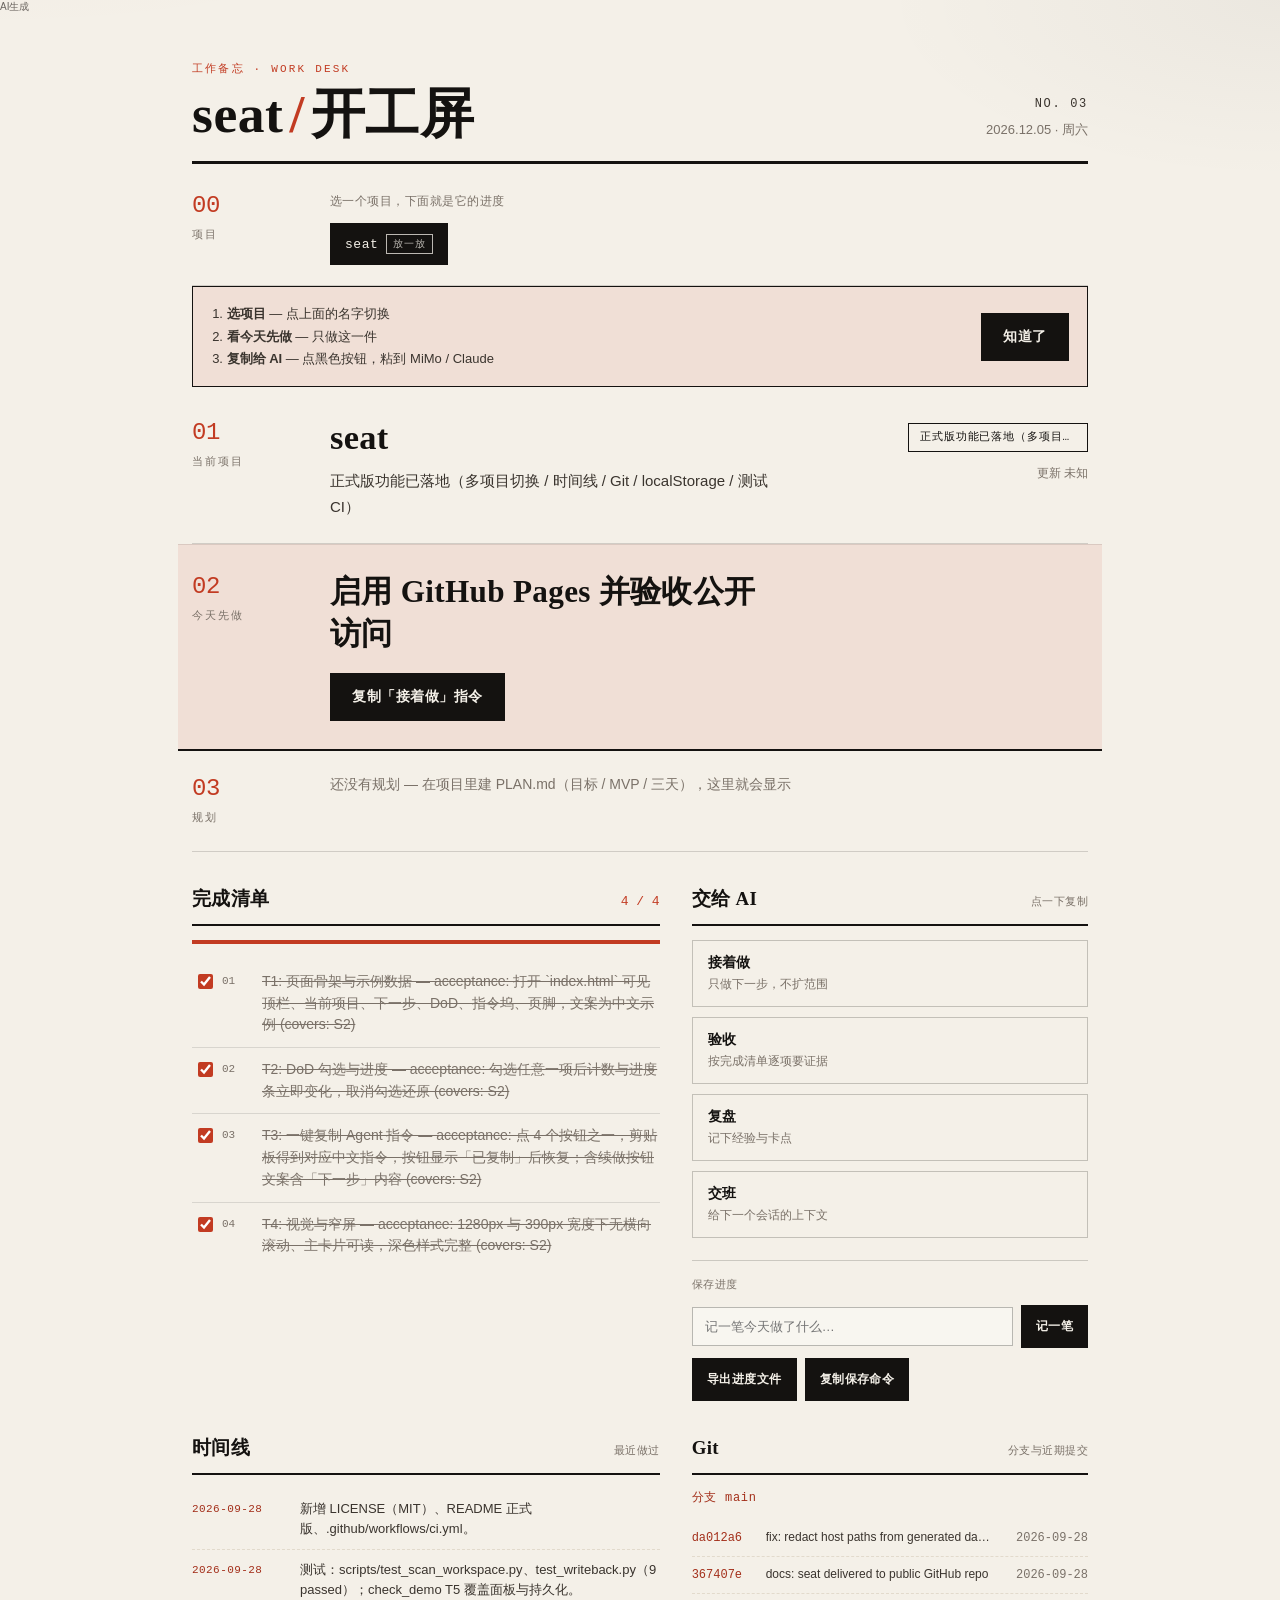
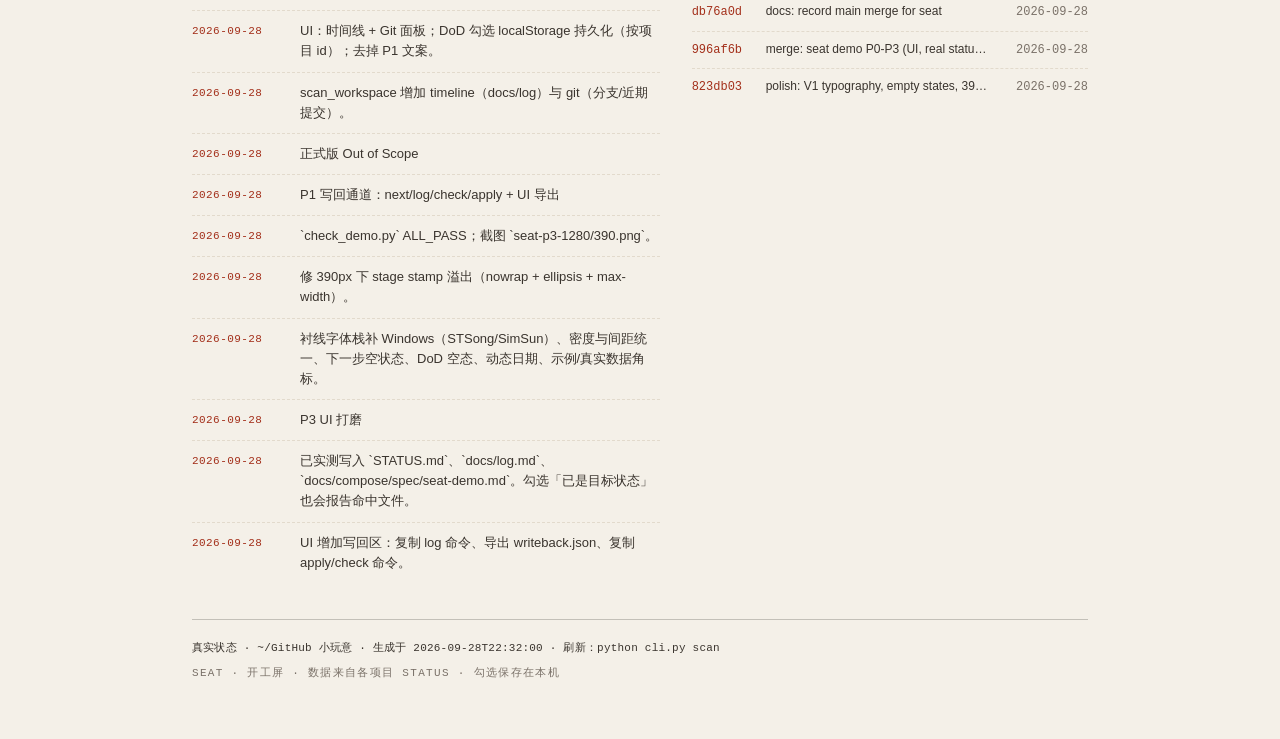
<file: index.html>
<!-- AI生成 -->
<!doctype html>
<html lang="zh-CN">
<head>
  <meta charset="UTF-8" />
  <meta name="viewport" content="width=device-width, initial-scale=1" />
  <title>seat · 开工屏</title>
  <link rel="stylesheet" href="./style.css" />
</head>
<body>
<p data-aigc-mark="1" style="margin:0 0 8px;font-size:10px;line-height:1.3;color:#6b6560;font-weight:400;">AI生成</p>

  <div class="page">
    <header class="masthead">
      <div class="mast-left">
        <p class="kicker">工作备忘 · Work Desk</p>
        <h1>seat<span class="slash">/</span>开工屏</h1>
      </div>
      <div class="mast-right">
        <p class="issue">NO. 03</p>
        <p class="date" id="slot-date">—</p>
      </div>
    </header>
    <div class="rule heavy"></div>

    <section class="project-picker" id="slot-project-picker">
      <div class="band-label">
        <span class="num">00</span>
        <span class="lab">项目</span>
      </div>
      <div class="picker-body">
        <p class="picker-hint">选一个项目，下面就是它的进度</p>
        <div class="proj-switch" id="slot-projects"></div>
      </div>
    </section>

    <section class="onboard" id="slot-onboard" hidden>
      <ol class="onboard-steps">
        <li><strong>选项目</strong> — 点上面的名字切换</li>
        <li><strong>看今天先做</strong> — 只做这一件</li>
        <li><strong>复制给 AI</strong> — 点黑色按钮，粘到 MiMo / Claude</li>
      </ol>
      <button type="button" class="btn-ink onboard-ok" id="slot-onboard-ok">知道了</button>
    </section>

    <section class="project-band">
      <div class="band-label">
        <span class="num">01</span>
        <span class="lab">当前项目</span>
      </div>
      <div class="band-body">
        <h2 id="slot-name">seat</h2>
        <p class="goal" id="slot-goal"></p>
      </div>
      <div class="band-side">
        <span class="stamp" id="slot-stage"></span>
        <p class="updated">更新 <span id="slot-updated"></span></p>
      </div>
    </section>

    <section class="next-band">
      <div class="band-label">
        <span class="num">02</span>
        <span class="lab">今天先做</span>
      </div>
      <div class="band-body">
        <p class="next-text" id="slot-next"></p>
        <p class="risk" id="slot-risk" hidden></p>
        <button type="button" class="btn-ink" id="slot-copy-continue" data-copy="continue-main">复制「接着做」指令</button>
      </div>
    </section>

    <section class="plan-band" id="slot-plan-band">
      <div class="band-label">
        <span class="num">03</span>
        <span class="lab">规划</span>
      </div>
      <div class="band-body plan-body" id="slot-plan"></div>
    </section>

    <div class="two-col">
      <section class="panel">
        <div class="panel-head">
          <h3>完成清单</h3>
          <p class="count" id="slot-count">0 / 0</p>
        </div>
        <div class="progress"><div class="bar" id="slot-fill"></div></div>
        <ul class="dod" id="slot-dod"></ul>
      </section>

      <section class="panel">
        <div class="panel-head">
          <h3>交给 AI</h3>
          <p class="hint">点一下复制</p>
        </div>
        <div class="prompts" id="slot-prompts"></div>
        <div class="writeback">
          <p class="hint">保存进度</p>
          <div class="wb-row">
            <input id="slot-wb-log" type="text" placeholder="记一笔今天做了什么…" />
            <button type="button" class="btn-ink wb-btn" id="slot-wb-log-btn">记一笔</button>
          </div>
          <div class="wb-row">
            <button type="button" class="btn-ink wb-btn" id="slot-wb-export">导出进度文件</button>
            <button type="button" class="btn-ink wb-btn" id="slot-wb-copy">复制保存命令</button>
          </div>
          <p class="hint" id="slot-wb-msg" hidden></p>
        </div>
      </section>
    </div>

    <div class="two-col">
      <section class="panel">
        <div class="panel-head">
          <h3>时间线</h3>
          <p class="hint">最近做过</p>
        </div>
        <ul class="timeline" id="slot-timeline"></ul>
      </section>

      <section class="panel">
        <div class="panel-head">
          <h3>Git</h3>
          <p class="hint">分支与近期提交</p>
        </div>
        <div class="git" id="slot-git"></div>
      </section>
    </div>

    <footer>
      <div class="rule"></div>
      <p id="slot-source" class="source-line" hidden></p>
      <p>SEAT · 开工屏 · 数据来自各项目 STATUS · 勾选保存在本机</p>
    </footer>
  </div>
  <script src="./data/workspace.js"></script>
  <script src="./app.js"></script>
  <script>window.SEAT.boot()</script>
</body>
</html>
</file>
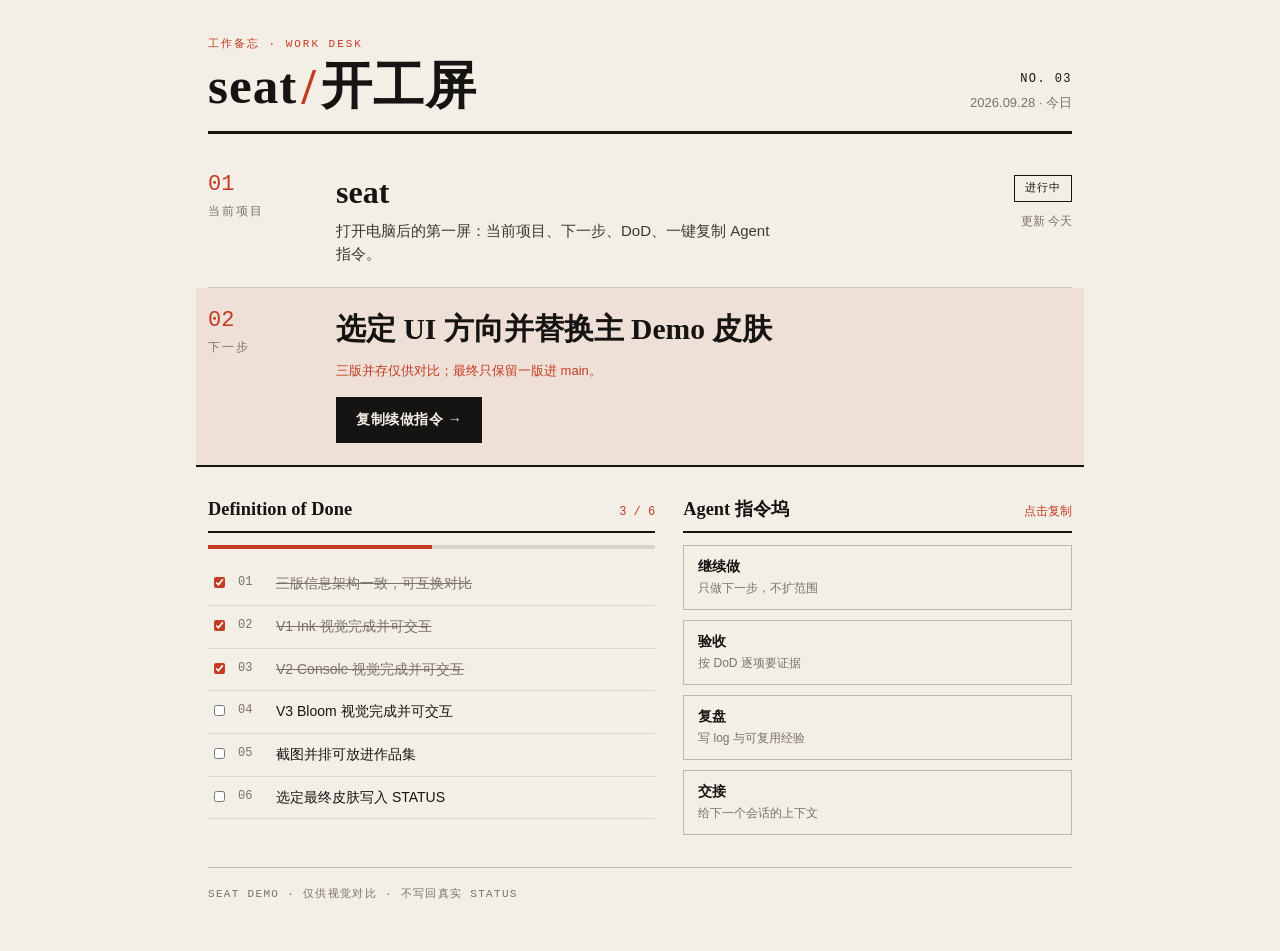
<file: designs/v1-ink.html>
<!doctype html>
<html lang="zh-CN">
<head>
  <meta charset="UTF-8" />
  <meta name="viewport" content="width=device-width, initial-scale=1" />
  <title>seat · V1 Ink 编辑部</title>
  <link rel="stylesheet" href="./v1-ink.css" />
</head>
<body>
  <div class="page">
    <header class="masthead">
      <div class="mast-left">
        <p class="kicker">工作备忘 · Work Desk</p>
        <h1>seat<span class="slash">/</span>开工屏</h1>
      </div>
      <div class="mast-right">
        <p class="issue">NO. 03</p>
        <p class="date">2026.09.28 · 今日</p>
      </div>
    </header>
    <div class="rule heavy"></div>

    <section class="project-band">
      <div class="band-label">
        <span class="num">01</span>
        <span class="lab">当前项目</span>
      </div>
      <div class="band-body">
        <h2 id="slot-name">seat</h2>
        <p class="goal" id="slot-goal"></p>
      </div>
      <div class="band-side">
        <span class="stamp" id="slot-stage"></span>
        <p class="updated">更新 <span id="slot-updated"></span></p>
      </div>
    </section>

    <section class="next-band">
      <div class="band-label">
        <span class="num">02</span>
        <span class="lab">下一步</span>
      </div>
      <div class="band-body">
        <p class="next-text" id="slot-next"></p>
        <p class="risk" id="slot-risk" hidden></p>
        <button type="button" class="btn-ink" id="slot-copy-continue" data-copy="continue-main">复制续做指令 →</button>
      </div>
    </section>

    <div class="two-col">
      <section class="panel">
        <div class="panel-head">
          <h3>Definition of Done</h3>
          <p class="count" id="slot-count">0 / 0</p>
        </div>
        <div class="progress"><div class="bar" id="slot-fill"></div></div>
        <ul class="dod" id="slot-dod"></ul>
      </section>

      <section class="panel">
        <div class="panel-head">
          <h3>Agent 指令坞</h3>
          <p class="hint">点击复制</p>
        </div>
        <div class="prompts" id="slot-prompts"></div>
      </section>
    </div>

    <footer>
      <div class="rule"></div>
      <p>SEAT DEMO · 仅供视觉对比 · 不写回真实 STATUS</p>
    </footer>
  </div>
  <script src="./shared.js"></script>
  <script>window.SEAT.init()</script>
</body>
</html>
</file>
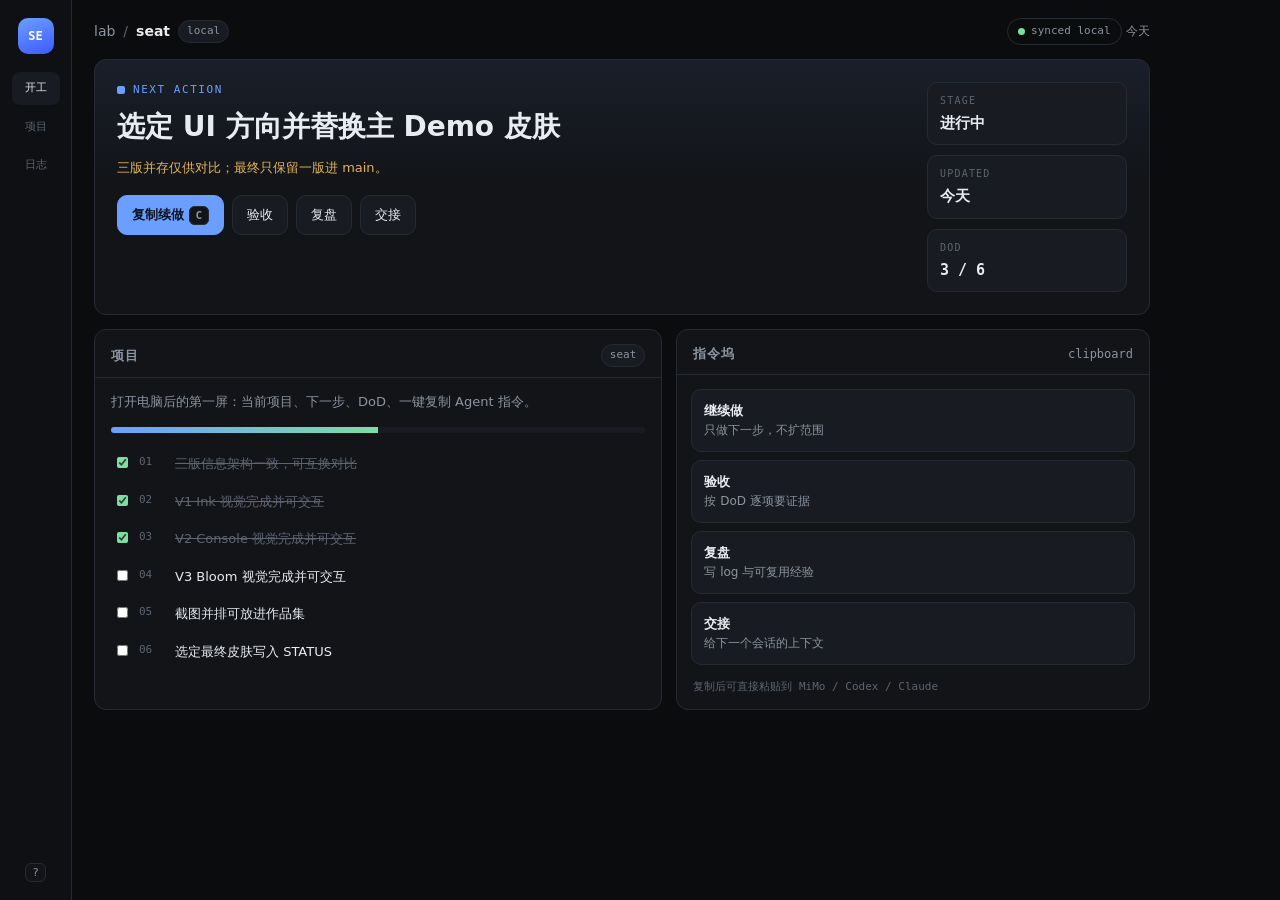
<file: designs/v2-console.html>
<!doctype html>
<html lang="zh-CN">
<head>
  <meta charset="UTF-8" />
  <meta name="viewport" content="width=device-width, initial-scale=1" />
  <title>seat · V2 Console</title>
  <link rel="stylesheet" href="./v2-console.css" />
</head>
<body>
  <div class="shell">
    <aside class="rail">
      <div class="logo">SE</div>
      <nav class="rail-nav">
        <span class="rail-item active">开工</span>
        <span class="rail-item">项目</span>
        <span class="rail-item">日志</span>
      </nav>
      <div class="rail-foot">
        <span class="kbd">?</span>
      </div>
    </aside>

    <div class="main">
      <header class="top">
        <div class="crumb">
          <span class="dim">lab</span><span class="sep">/</span><strong>seat</strong>
          <span class="chip">local</span>
        </div>
        <div class="top-meta">
          <span class="pill ok"><i></i> synced local</span>
          <span class="mono dim">今天</span>
        </div>
      </header>

      <section class="hero panel">
        <div class="hero-left">
          <p class="label"><span class="sq"></span>NEXT ACTION</p>
          <h1 id="slot-next">—</h1>
          <p class="risk" id="slot-risk" hidden></p>
          <div class="hero-actions">
            <button type="button" class="btn primary" id="slot-copy-continue" data-copy="continue-main">
              复制续做 <span class="kbd">C</span>
            </button>
            <button type="button" class="btn" data-copy="verify">验收</button>
            <button type="button" class="btn" data-copy="retro">复盘</button>
            <button type="button" class="btn" data-copy="handoff">交接</button>
          </div>
        </div>
        <div class="hero-side">
          <div class="stat">
            <span class="stat-k">STAGE</span>
            <span class="stat-v" id="slot-stage"></span>
          </div>
          <div class="stat">
            <span class="stat-k">UPDATED</span>
            <span class="stat-v mono" id="slot-updated"></span>
          </div>
          <div class="stat">
            <span class="stat-k">DOD</span>
            <span class="stat-v mono" id="slot-count">0 / 0</span>
          </div>
        </div>
      </section>

      <section class="split">
        <div class="panel">
          <div class="panel-h">
            <h2>项目</h2>
            <span class="chip" id="slot-name"></span>
          </div>
          <p class="body" id="slot-goal"></p>
          <div class="progress"><div class="bar" id="slot-fill"></div></div>
          <ul class="dod" id="slot-dod"></ul>
        </div>
        <div class="panel">
          <div class="panel-h">
            <h2>指令坞</h2>
            <span class="mono dim">clipboard</span>
          </div>
          <div class="prompts" id="slot-prompts"></div>
          <p class="foot-note">复制后可直接粘贴到 MiMo / Codex / Claude</p>
        </div>
      </section>
    </div>
  </div>
  <script src="./shared.js"></script>
  <script>window.SEAT.init()</script>
</body>
</html>
</file>
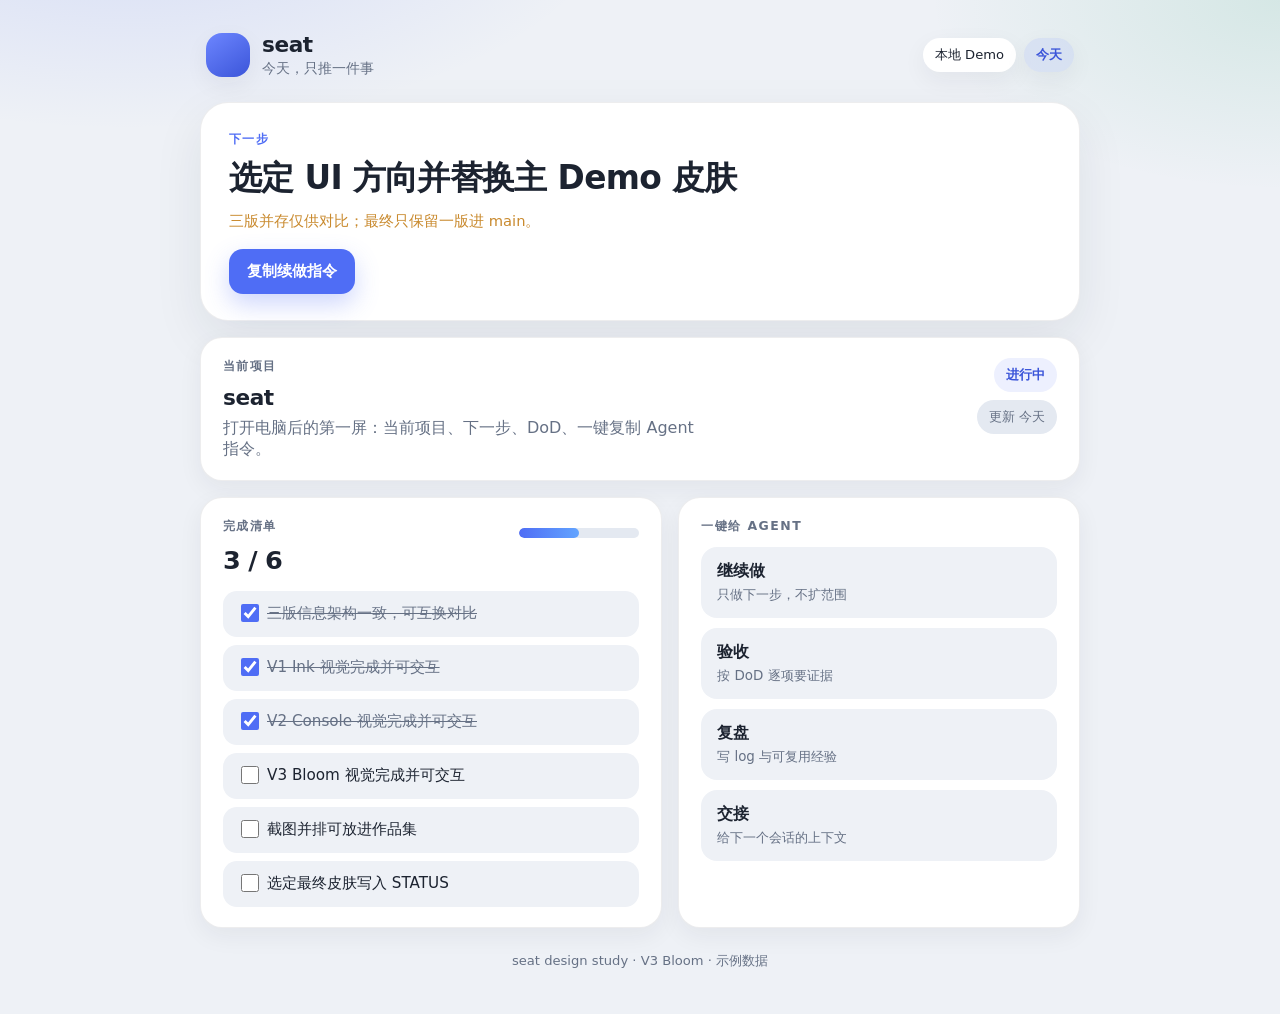
<file: designs/v3-bloom.html>
<!doctype html>
<html lang="zh-CN">
<head>
  <meta charset="UTF-8" />
  <meta name="viewport" content="width=device-width, initial-scale=1" />
  <title>seat · V3 Bloom</title>
  <link rel="stylesheet" href="./v3-bloom.css" />
</head>
<body>
  <div class="sky">
    <div class="wrap">
      <header class="top">
        <div class="brand">
          <div class="mark"></div>
          <div>
            <h1>seat</h1>
            <p>今天，只推一件事</p>
          </div>
        </div>
        <div class="chip-row">
          <span class="chip soft">本地 Demo</span>
          <span class="chip time">今天</span>
        </div>
      </header>

      <section class="next-hero">
        <p class="eyebrow">下一步</p>
        <h2 id="slot-next">—</h2>
        <p class="risk" id="slot-risk" hidden></p>
        <button type="button" class="btn primary" id="slot-copy-continue" data-copy="continue-main">
          复制续做指令
        </button>
      </section>

      <section class="card project">
        <div class="row">
          <div>
            <p class="eyebrow muted">当前项目</p>
            <h3 id="slot-name"></h3>
            <p class="goal" id="slot-goal"></p>
          </div>
          <div class="badges">
            <span class="badge" id="slot-stage"></span>
            <span class="badge quiet">更新 <span id="slot-updated"></span></span>
          </div>
        </div>
      </section>

      <section class="grid-2">
        <div class="card">
          <div class="row">
            <div>
              <p class="eyebrow muted">完成清单</p>
              <p class="count" id="slot-count">0 / 0</p>
            </div>
            <div class="ring-wrap">
              <div class="progress"><div class="bar" id="slot-fill"></div></div>
            </div>
          </div>
          <ul class="dod" id="slot-dod"></ul>
        </div>

        <div class="card">
          <p class="eyebrow muted">一键给 Agent</p>
          <div class="prompts" id="slot-prompts"></div>
        </div>
      </section>

      <footer>
        <p>seat design study · V3 Bloom · 示例数据</p>
      </footer>
    </div>
  </div>
  <script src="./shared.js"></script>
  <script>window.SEAT.init()</script>
</body>
</html>
</file>
<file: style.css>
/* V1 Ink — 编辑部 / 瑞士海报 · P3 polish */
:root {
  --paper: #f4f0e8;
  --paper-2: #eae4d8;
  --paper-3: #e2dacc;
  --ink: #141210;
  --ink-2: #3a342e;
  --muted: #7a7168;
  --line: #141210;
  --accent: #c23b22;
  --accent-ink: #a32f1a;
  --accent-soft: rgba(194, 59, 34, 0.09);
  --good: #2f6b45;
  --serif: "Source Han Serif SC", "Noto Serif SC", "Songti SC", "STSong", "SimSun", Georgia, serif;
  --sans: "PingFang SC", "Microsoft YaHei", "Segoe UI", "Helvetica Neue", Arial, sans-serif;
  --mono: "Cascadia Code", "SF Mono", "Consolas", "Roboto Mono", monospace;
}

* { box-sizing: border-box; }

html { -webkit-text-size-adjust: 100%; }

body {
  margin: 0;
  background:
    radial-gradient(1100px 480px at 0% -10%, rgba(194, 59, 34, 0.05), transparent 55%),
    radial-gradient(800px 360px at 100% 0%, rgba(22, 20, 18, 0.04), transparent 50%),
    var(--paper);
  color: var(--ink);
  font-family: var(--sans);
  line-height: 1.6;
  font-size: 15px;
}

::selection {
  background: rgba(194, 59, 34, 0.18);
}

.page {
  max-width: 960px;
  margin: 0 auto;
  padding: 40px 32px 56px;
}

/* masthead */
.masthead {
  display: flex;
  justify-content: space-between;
  align-items: flex-end;
  gap: 20px;
}
.kicker {
  margin: 0 0 8px;
  font-family: var(--mono);
  font-size: 11px;
  letter-spacing: 0.2em;
  text-transform: uppercase;
  color: var(--accent);
}
.masthead h1 {
  margin: 0;
  font-family: var(--serif);
  font-size: clamp(2.55rem, 5.2vw, 3.35rem);
  font-weight: 700;
  letter-spacing: 0.01em;
  line-height: 1.02;
  font-feature-settings: "kern" 1;
}
.slash {
  color: var(--accent);
  padding: 0 6px;
  font-weight: 600;
}
.mast-right { text-align: right; }
.issue {
  margin: 0;
  font-family: var(--mono);
  font-size: 12px;
  letter-spacing: 0.14em;
  color: var(--ink-2);
}
.date {
  margin: 6px 0 0;
  font-size: 13px;
  color: var(--muted);
  font-variant-numeric: tabular-nums;
}
.rule {
  height: 1px;
  background: var(--line);
  opacity: 0.22;
  margin: 20px 0;
}
.rule.heavy {
  height: 3px;
  opacity: 1;
  background: var(--ink);
  margin: 20px 0 8px;
}

/* bands */
.project-band,
.next-band {
  display: grid;
  grid-template-columns: 118px minmax(0, 1fr) auto;
  gap: 20px;
  padding: 22px 0 24px;
  border-bottom: 1px solid rgba(20, 18, 16, 0.16);
}
.next-band {
  background: var(--accent-soft);
  margin: 0 -14px;
  padding: 26px 14px 28px;
  border-bottom: 2px solid var(--ink);
  border-top: 1px solid rgba(20, 18, 16, 0.1);
}
.band-label {
  display: flex;
  flex-direction: column;
  gap: 8px;
  padding-top: 4px;
}
.num {
  font-family: var(--mono);
  font-size: 24px;
  color: var(--accent);
  line-height: 1;
  letter-spacing: -0.02em;
}
.lab {
  font-size: 11px;
  letter-spacing: 0.18em;
  color: var(--muted);
}
.band-body { min-width: 0; }
.band-body h2 {
  margin: 0;
  font-family: var(--serif);
  font-size: clamp(1.75rem, 3vw, 2.15rem);
  line-height: 1.2;
  letter-spacing: 0.01em;
}
.goal {
  margin: 10px 0 0;
  color: var(--ink-2);
  font-size: 15px;
  max-width: 54ch;
  line-height: 1.7;
}
.band-side {
  text-align: right;
  min-width: 112px;
  padding-top: 6px;
}
.stamp {
  display: inline-block;
  padding: 5px 11px;
  border: 1.5px solid var(--ink);
  font-family: var(--mono);
  font-size: 11px;
  letter-spacing: 0.08em;
  background: var(--paper);
  max-width: 180px;
  white-space: nowrap;
  overflow: hidden;
  text-overflow: ellipsis;
  vertical-align: top;
}
.updated {
  margin: 12px 0 0;
  font-size: 12px;
  color: var(--muted);
}
.next-text {
  margin: 0;
  font-family: var(--serif);
  font-size: clamp(1.55rem, 3.1vw, 1.95rem);
  font-weight: 700;
  line-height: 1.35;
  letter-spacing: 0.01em;
  max-width: 28ch;
}
.next-text.is-empty {
  color: var(--muted);
  font-weight: 600;
  font-size: 1.25rem;
  max-width: 36ch;
}
.risk {
  margin: 14px 0 0;
  font-size: 13px;
  color: var(--accent-ink);
  line-height: 1.55;
}

/* buttons */
.btn-ink {
  margin-top: 18px;
  appearance: none;
  border: 2px solid var(--ink);
  background: var(--ink);
  color: var(--paper);
  padding: 13px 20px;
  font-family: var(--sans);
  font-size: 14px;
  font-weight: 650;
  letter-spacing: 0.04em;
  cursor: pointer;
  transition: background 0.15s ease, border-color 0.15s ease, transform 0.12s ease;
}
.btn-ink:hover {
  background: var(--accent);
  border-color: var(--accent);
  transform: translateY(-1px);
}
.btn-ink:focus-visible {
  outline: 2px solid var(--accent);
  outline-offset: 3px;
}
.btn-ink.is-ok {
  background: var(--good);
  border-color: var(--good);
}
.btn-ink.is-fail {
  background: var(--accent);
  border-color: var(--accent);
}

/* project picker — 独立一栏，位于开工屏标题与当前项目之间 */
.project-picker {
  display: grid;
  grid-template-columns: 118px minmax(0, 1fr);
  gap: 20px;
  padding: 18px 0 20px;
  border-bottom: 1px solid rgba(20, 18, 16, 0.16);
}
.project-picker .picker-body {
  min-width: 0;
  padding-top: 2px;
}
.picker-hint {
  margin: 0 0 12px;
  font-size: 12px;
  color: var(--muted);
  letter-spacing: 0.04em;
}

/* plan band (03) */
.plan-band {
  display: grid;
  grid-template-columns: 118px minmax(0, 1fr);
  gap: 20px;
  padding: 22px 0 24px;
  border-bottom: 1px solid rgba(20, 18, 16, 0.16);
}
.plan-goal {
  margin: 0 0 16px;
  font-family: var(--serif);
  font-size: 1.25rem;
  line-height: 1.55;
  max-width: 52ch;
}
.plan-empty {
  margin: 0;
  color: var(--muted);
  font-size: 14px;
}
.plan-mvp {
  display: grid;
  grid-template-columns: 1fr 1fr;
  gap: 20px;
  margin-bottom: 16px;
}
.plan-col h4 {
  margin: 0 0 8px;
  font-family: var(--mono);
  font-size: 11px;
  letter-spacing: 0.14em;
  color: var(--accent-ink);
  font-weight: 600;
}
.plan-list {
  margin: 0;
  padding-left: 1.1em;
  color: var(--ink-2);
  font-size: 13px;
  line-height: 1.7;
}
.plan-day {
  display: grid;
  grid-template-columns: 72px 1fr;
  gap: 12px;
  padding: 6px 0;
  font-size: 13px;
}
.plan-day-label {
  font-family: var(--mono);
  color: var(--muted);
  font-size: 11px;
  letter-spacing: 0.06em;
}
.plan-day-text {
  color: var(--ink-2);
}
.plan-first {
  margin: 14px 0 0;
  font-size: 13px;
  color: var(--ink-2);
}

/* first-run onboarding */
.onboard {
  margin: 0 0 8px;
  padding: 16px 18px;
  border: 1.5px solid var(--ink);
  background: var(--accent-soft);
  display: flex;
  flex-wrap: wrap;
  align-items: center;
  justify-content: space-between;
  gap: 12px;
}
.onboard[hidden] {
  display: none !important;
}
.onboard-steps {
  margin: 0;
  padding-left: 1.2em;
  color: var(--ink-2);
  font-size: 13px;
  line-height: 1.7;
}
.onboard-ok {
  margin-top: 0;
  flex-shrink: 0;
}

/* project switcher */
.proj-switch {
  display: flex;
  flex-wrap: wrap;
  gap: 10px;
}
.proj-chip {
  appearance: none;
  border: 1.5px solid rgba(20, 18, 16, 0.32);
  background: transparent;
  color: var(--ink-2);
  padding: 10px 14px;
  font-family: var(--mono);
  font-size: 13px;
  letter-spacing: 0.04em;
  cursor: pointer;
  display: inline-flex;
  align-items: center;
  gap: 8px;
}
.proj-name {
  letter-spacing: 0.04em;
}
.proj-badge {
  font-size: 10px;
  letter-spacing: 0.08em;
  padding: 2px 6px;
  border: 1px solid currentColor;
  opacity: 0.75;
}
.proj-chip:hover { border-color: var(--ink); color: var(--ink); }
.proj-chip.is-active {
  background: var(--ink);
  color: var(--paper);
  border-color: var(--ink);
}

/* two columns */
.two-col {
  display: grid;
  grid-template-columns: 1.18fr 1fr;
  gap: 32px;
  margin-top: 32px;
  align-items: start;
}
.panel {
  min-width: 0;
}
.panel-head {
  display: flex;
  justify-content: space-between;
  align-items: baseline;
  border-bottom: 2px solid var(--ink);
  padding-bottom: 10px;
  margin-bottom: 14px;
  gap: 12px;
}
.panel-head h3 {
  margin: 0;
  font-family: var(--serif);
  font-size: 1.18rem;
  letter-spacing: 0.02em;
}
.count {
  margin: 0;
  font-family: var(--mono);
  font-size: 13px;
  color: var(--accent);
  font-variant-numeric: tabular-nums;
}
.hint {
  margin: 0;
  font-family: var(--mono);
  font-size: 11px;
  color: var(--muted);
  letter-spacing: 0.04em;
}
.progress {
  height: 4px;
  background: rgba(20, 18, 16, 0.12);
  margin-bottom: 16px;
}
.bar {
  height: 100%;
  width: 0;
  background: var(--accent);
  transition: width 0.28s ease;
}

/* DoD */
.dod {
  list-style: none;
  margin: 0;
  padding: 0;
}
.dod-item {
  border-bottom: 1px solid rgba(20, 18, 16, 0.12);
}
.dod-item:last-child { border-bottom: none; }
.dod-item label {
  display: grid;
  grid-template-columns: 18px 30px minmax(0, 1fr);
  gap: 10px;
  align-items: start;
  padding: 11px 2px;
  cursor: pointer;
  transition: background 0.12s ease;
}
.dod-item label:hover { background: rgba(20, 18, 16, 0.03); }
.dod-item input {
  margin-top: 3px;
  accent-color: var(--accent);
  width: 15px;
  height: 15px;
}
.dod-index {
  font-family: var(--mono);
  font-size: 11px;
  color: var(--muted);
  padding-top: 2px;
}
.dod-label {
  font-size: 14px;
  line-height: 1.55;
}
.dod-item.is-done .dod-label {
  text-decoration: line-through;
  text-decoration-thickness: 1px;
  color: var(--muted);
}
.dod-empty {
  padding: 18px 4px;
  color: var(--muted);
  font-size: 13px;
  border: 1px dashed rgba(20, 18, 16, 0.2);
  text-align: center;
}

/* prompts */
.prompts {
  display: grid;
  gap: 10px;
}
.prompt-btn {
  display: grid;
  gap: 4px;
  text-align: left;
  padding: 13px 15px;
  border: 1px solid rgba(20, 18, 16, 0.22);
  background: transparent;
  cursor: pointer;
  font-family: var(--sans);
  color: var(--ink);
  transition: border-color 0.12s ease, background 0.12s ease;
}
.prompt-btn:hover {
  border-color: var(--ink);
  background: var(--paper-2);
}
.prompt-btn strong { font-size: 14px; font-weight: 650; }
.prompt-btn span {
  font-size: 12px;
  color: var(--muted);
}
.prompt-btn.is-ok {
  border-color: var(--good);
  background: rgba(47, 107, 69, 0.08);
}
.prompt-btn.is-fail {
  border-color: var(--accent);
  background: var(--accent-soft);
}

/* writeback */
.writeback {
  margin-top: 22px;
  border-top: 1px solid rgba(20, 18, 16, 0.18);
  padding-top: 16px;
}
.wb-row {
  display: flex;
  flex-wrap: wrap;
  gap: 8px;
  margin-top: 10px;
  align-items: center;
}
.wb-row input {
  flex: 1;
  min-width: 180px;
  border: 1px solid rgba(20, 18, 16, 0.28);
  background: rgba(255, 255, 255, 0.35);
  color: var(--ink);
  padding: 11px 12px;
  font-family: var(--sans);
  font-size: 13px;
}
.wb-row input:focus {
  outline: 2px solid var(--accent);
  outline-offset: 1px;
}
.wb-btn {
  margin-top: 0 !important;
  padding: 11px 13px;
  font-size: 12px;
  font-weight: 600;
}
#slot-wb-msg {
  margin: 12px 0 0;
  color: var(--accent-ink);
  font-family: var(--mono);
  font-size: 11px;
  line-height: 1.5;
}

/* empty / banner */
.empty-title {
  margin: 8px 0 0;
  font-family: var(--serif);
  font-size: 1.5rem;
}
.empty-body {
  margin: 10px 0 0;
  color: var(--muted);
  max-width: 40ch;
  line-height: 1.7;
}
.source-line {
  margin: 0 0 8px;
  font-family: var(--mono);
  font-size: 11px;
  color: var(--ink-2);
  letter-spacing: 0.02em;
}
.source-line.is-sample {
  color: var(--accent-ink);
}

/* timeline + git (formal) */
.timeline {
  list-style: none;
  margin: 0;
  padding: 0;
}
.tl-item {
  display: grid;
  grid-template-columns: 96px 1fr;
  gap: 12px;
  padding: 10px 0;
  border-bottom: 1px dashed var(--paper-3);
}
.tl-item:last-child { border-bottom: 0; }
.tl-date {
  font-family: var(--mono);
  font-size: 11px;
  color: var(--accent-ink);
  letter-spacing: 0.04em;
  padding-top: 2px;
}
.tl-text {
  font-size: 13px;
  line-height: 1.55;
  color: var(--ink-2);
}
.tl-empty,
.git-empty {
  margin: 0;
  color: var(--muted);
  font-size: 13px;
}
.git-branch {
  margin: 0 0 12px;
  font-family: var(--mono);
  font-size: 12px;
  letter-spacing: 0.06em;
  color: var(--accent-ink);
}
.git-log {
  list-style: none;
  margin: 0;
  padding: 0;
}
.git-log li {
  display: grid;
  grid-template-columns: 64px 1fr 88px;
  gap: 10px;
  align-items: baseline;
  padding: 8px 0;
  border-bottom: 1px dashed var(--paper-3);
  font-size: 12px;
}
.git-log li:last-child { border-bottom: 0; }
.git-sha {
  font-family: var(--mono);
  color: var(--accent-ink);
}
.git-subject {
  color: var(--ink-2);
  overflow: hidden;
  text-overflow: ellipsis;
  white-space: nowrap;
}
.git-date {
  font-family: var(--mono);
  color: var(--muted);
  text-align: right;
}

/* footer */
footer {
  margin-top: 36px;
}
footer p {
  margin: 0;
  font-family: var(--mono);
  font-size: 11px;
  letter-spacing: 0.12em;
  color: var(--muted);
}

@media (max-width: 820px) {
  .page { padding: 28px 18px 40px; }
  .project-band,
  .next-band,
  .project-picker,
  .plan-band {
    grid-template-columns: 1fr;
    gap: 12px;
  }
  .band-side { text-align: left; }
  .two-col {
    grid-template-columns: 1fr;
    gap: 28px;
    margin-top: 28px;
  }
  .next-text { max-width: none; }
  .stamp {
    max-width: min(100%, 240px);
  }
}

@media (max-width: 420px) {
  .masthead {
    flex-direction: column;
    align-items: flex-start;
  }
  .mast-right { text-align: left; }
  .wb-row { flex-direction: column; align-items: stretch; }
}
</file>
<file: designs/v1-ink.css>
/* V1 Ink — 编辑部 / 瑞士海报 */
:root {
  --paper: #f3efe7;
  --paper-2: #ebe5da;
  --ink: #161412;
  --ink-2: #3c3732;
  --muted: #7a7168;
  --line: #161412;
  --accent: #c23b22;
  --accent-soft: rgba(194, 59, 34, 0.08);
  --serif: "Songti SC", "Noto Serif SC", "Source Han Serif SC", "SimSun", Georgia, serif;
  --sans: "PingFang SC", "Microsoft YaHei", "Helvetica Neue", Arial, sans-serif;
  --mono: "Cascadia Code", "SF Mono", Consolas, monospace;
}

* { box-sizing: border-box; }
body {
  margin: 0;
  background: var(--paper);
  color: var(--ink);
  font-family: var(--sans);
  line-height: 1.55;
}
.page {
  max-width: 920px;
  margin: 0 auto;
  padding: 36px 28px 48px;
}
.masthead {
  display: flex;
  justify-content: space-between;
  align-items: flex-end;
  gap: 16px;
}
.kicker {
  margin: 0 0 6px;
  font-family: var(--mono);
  font-size: 11px;
  letter-spacing: 0.18em;
  text-transform: uppercase;
  color: var(--accent);
}
.masthead h1 {
  margin: 0;
  font-family: var(--serif);
  font-size: clamp(2.4rem, 5vw, 3.2rem);
  font-weight: 700;
  letter-spacing: 0.02em;
  line-height: 1.05;
}
.slash { color: var(--accent); padding: 0 4px; }
.mast-right { text-align: right; }
.issue {
  margin: 0;
  font-family: var(--mono);
  font-size: 12px;
  letter-spacing: 0.12em;
}
.date {
  margin: 4px 0 0;
  font-size: 13px;
  color: var(--muted);
}
.rule {
  height: 1px;
  background: var(--line);
  opacity: 0.25;
  margin: 18px 0;
}
.rule.heavy {
  height: 3px;
  opacity: 1;
  background: var(--ink);
  margin: 18px 0 22px;
}

.project-band,
.next-band {
  display: grid;
  grid-template-columns: 110px 1fr auto;
  gap: 18px;
  padding: 18px 0 22px;
  border-bottom: 1px solid rgba(22, 20, 18, 0.18);
}
.next-band {
  background: var(--accent-soft);
  margin: 0 -12px;
  padding: 22px 12px;
  border-bottom: 2px solid var(--ink);
}
.band-label { display: flex; flex-direction: column; gap: 6px; }
.num {
  font-family: var(--mono);
  font-size: 22px;
  color: var(--accent);
  line-height: 1;
}
.lab {
  font-size: 12px;
  letter-spacing: 0.16em;
  color: var(--muted);
}
.band-body h2 {
  margin: 0;
  font-family: var(--serif);
  font-size: 2rem;
  line-height: 1.15;
}
.goal {
  margin: 8px 0 0;
  color: var(--ink-2);
  font-size: 15px;
  max-width: 52ch;
}
.band-side { text-align: right; min-width: 100px; }
.stamp {
  display: inline-block;
  padding: 4px 10px;
  border: 1.5px solid var(--ink);
  font-family: var(--mono);
  font-size: 11px;
  letter-spacing: 0.08em;
}
.updated {
  margin: 10px 0 0;
  font-size: 12px;
  color: var(--muted);
}
.next-text {
  margin: 0;
  font-family: var(--serif);
  font-size: clamp(1.45rem, 3vw, 1.85rem);
  font-weight: 700;
  line-height: 1.3;
}
.risk {
  margin: 12px 0 0;
  font-size: 13px;
  color: var(--accent);
}
.btn-ink {
  margin-top: 16px;
  appearance: none;
  border: 2px solid var(--ink);
  background: var(--ink);
  color: var(--paper);
  padding: 12px 18px;
  font-family: var(--sans);
  font-size: 14px;
  font-weight: 600;
  letter-spacing: 0.04em;
  cursor: pointer;
}
.btn-ink:hover { background: var(--accent); border-color: var(--accent); }
.btn-ink.is-ok { background: #2f6b45; border-color: #2f6b45; }
.btn-ink.is-fail { background: var(--accent); border-color: var(--accent); }

.two-col {
  display: grid;
  grid-template-columns: 1.15fr 1fr;
  gap: 28px;
  margin-top: 28px;
}
.panel-head {
  display: flex;
  justify-content: space-between;
  align-items: baseline;
  border-bottom: 2px solid var(--ink);
  padding-bottom: 8px;
  margin-bottom: 12px;
}
.panel-head h3 {
  margin: 0;
  font-family: var(--serif);
  font-size: 1.15rem;
}
.count, .hint {
  margin: 0;
  font-family: var(--mono);
  font-size: 12px;
  color: var(--accent);
}
.progress {
  height: 4px;
  background: rgba(22, 20, 18, 0.12);
  margin-bottom: 14px;
}
.bar {
  height: 100%;
  width: 0;
  background: var(--accent);
  transition: width 0.25s ease;
}
.dod {
  list-style: none;
  margin: 0;
  padding: 0;
}
.dod-item {
  border-bottom: 1px solid rgba(22, 20, 18, 0.12);
}
.dod-item label {
  display: grid;
  grid-template-columns: 18px 28px 1fr;
  gap: 10px;
  align-items: start;
  padding: 10px 2px;
  cursor: pointer;
}
.dod-item input {
  margin-top: 3px;
  accent-color: var(--accent);
}
.dod-index {
  font-family: var(--mono);
  font-size: 12px;
  color: var(--muted);
}
.dod-label { font-size: 14px; }
.dod-item.is-done .dod-label {
  text-decoration: line-through;
  color: var(--muted);
}
.prompts {
  display: grid;
  gap: 10px;
}
.prompt-btn {
  display: grid;
  gap: 4px;
  text-align: left;
  padding: 12px 14px;
  border: 1px solid rgba(22, 20, 18, 0.25);
  background: transparent;
  cursor: pointer;
  font-family: var(--sans);
  color: var(--ink);
}
.prompt-btn:hover {
  border-color: var(--ink);
  background: var(--paper-2);
}
.prompt-btn strong { font-size: 14px; }
.prompt-btn span {
  font-size: 12px;
  color: var(--muted);
}
.prompt-btn.is-ok {
  border-color: #2f6b45;
  background: rgba(47, 107, 69, 0.08);
}
.prompt-btn.is-fail { border-color: var(--accent); }

footer {
  margin-top: 32px;
}
footer p {
  margin: 0;
  font-family: var(--mono);
  font-size: 11px;
  letter-spacing: 0.12em;
  color: var(--muted);
}

@media (max-width: 780px) {
  .project-band,
  .next-band {
    grid-template-columns: 1fr;
  }
  .band-side { text-align: left; }
  .two-col { grid-template-columns: 1fr; }
}
</file>
<file: designs/v2-console.css>
/* V2 Console — Linear / Raycast / HUD */
:root {
  --bg: #0b0c0e;
  --panel: #121418;
  --panel-2: #181b21;
  --line: #262b33;
  --ink: #e8ecf1;
  --dim: #8b94a0;
  --faint: #5c6570;
  --accent: #6b9fff;
  --accent-2: #7ddea3;
  --warn: #e2b45d;
  --danger: #f07178;
  --r: 12px;
  --mono: "Cascadia Code", "SF Mono", Consolas, "Roboto Mono", monospace;
  --sans: "Segoe UI", "PingFang SC", "Microsoft YaHei", system-ui, sans-serif;
}

* { box-sizing: border-box; }
body {
  margin: 0;
  background: var(--bg);
  color: var(--ink);
  font-family: var(--sans);
  font-size: 14px;
  line-height: 1.5;
}
.shell {
  min-height: 100vh;
  display: grid;
  grid-template-columns: 72px 1fr;
}
.rail {
  border-right: 1px solid var(--line);
  background: #0e1013;
  display: flex;
  flex-direction: column;
  align-items: center;
  padding: 18px 0;
  gap: 18px;
}
.logo {
  width: 36px;
  height: 36px;
  border-radius: 10px;
  background: linear-gradient(160deg, #6b9fff, #3d5afe);
  color: #fff;
  font-family: var(--mono);
  font-weight: 700;
  font-size: 12px;
  display: grid;
  place-items: center;
}
.rail-nav {
  display: flex;
  flex-direction: column;
  gap: 6px;
  width: 100%;
  align-items: center;
}
.rail-item {
  width: 48px;
  padding: 8px 0;
  text-align: center;
  font-size: 11px;
  color: var(--faint);
  border-radius: 8px;
}
.rail-item.active {
  color: var(--ink);
  background: var(--panel-2);
}
.rail-foot { margin-top: auto; }
.kbd {
  font-family: var(--mono);
  font-size: 11px;
  padding: 2px 6px;
  border: 1px solid var(--line);
  border-radius: 6px;
  color: var(--dim);
  background: var(--panel);
}

.main { padding: 18px 22px 28px; max-width: 1100px; }
.top {
  display: flex;
  justify-content: space-between;
  align-items: center;
  margin-bottom: 14px;
}
.crumb {
  display: flex;
  align-items: center;
  gap: 8px;
}
.sep { color: var(--faint); }
.dim { color: var(--dim); }
.mono { font-family: var(--mono); font-size: 12px; }
.chip {
  font-family: var(--mono);
  font-size: 11px;
  padding: 2px 8px;
  border-radius: 999px;
  background: var(--panel-2);
  color: var(--dim);
  border: 1px solid var(--line);
}
.pill {
  display: inline-flex;
  align-items: center;
  gap: 6px;
  font-family: var(--mono);
  font-size: 11px;
  padding: 4px 10px;
  border-radius: 999px;
  border: 1px solid var(--line);
  color: var(--dim);
}
.pill.ok i {
  width: 7px;
  height: 7px;
  border-radius: 50%;
  background: var(--accent-2);
  display: inline-block;
}

.panel {
  background: var(--panel);
  border: 1px solid var(--line);
  border-radius: var(--r);
}
.hero {
  display: grid;
  grid-template-columns: 1fr 200px;
  gap: 18px;
  padding: 22px;
  margin-bottom: 14px;
  background:
    linear-gradient(180deg, rgba(107, 159, 255, 0.08), transparent 48%),
    var(--panel);
}
.label {
  margin: 0 0 10px;
  font-family: var(--mono);
  font-size: 11px;
  letter-spacing: 0.14em;
  color: var(--accent);
  display: flex;
  align-items: center;
  gap: 8px;
}
.sq {
  width: 8px;
  height: 8px;
  background: var(--accent);
  border-radius: 2px;
}
.hero h1 {
  margin: 0;
  font-size: clamp(1.35rem, 2.5vw, 1.75rem);
  line-height: 1.35;
  font-weight: 650;
}
.risk {
  margin: 12px 0 0;
  color: var(--warn);
  font-size: 13px;
}
.hero-actions {
  display: flex;
  flex-wrap: wrap;
  gap: 8px;
  margin-top: 18px;
}
.btn {
  appearance: none;
  border: 1px solid var(--line);
  background: var(--panel-2);
  color: var(--ink);
  border-radius: 10px;
  padding: 10px 14px;
  font-size: 13px;
  cursor: pointer;
  font-family: var(--sans);
}
.btn:hover { border-color: var(--accent); }
.btn.primary {
  background: var(--accent);
  border-color: var(--accent);
  color: #0b1220;
  font-weight: 650;
}
.btn.is-ok {
  background: rgba(125, 222, 163, 0.18);
  border-color: var(--accent-2);
  color: var(--accent-2);
}
.btn.is-fail {
  border-color: var(--danger);
  color: var(--danger);
}
.hero-side {
  display: flex;
  flex-direction: column;
  gap: 10px;
  justify-content: center;
}
.stat {
  background: var(--panel-2);
  border: 1px solid var(--line);
  border-radius: 10px;
  padding: 10px 12px;
}
.stat-k {
  display: block;
  font-family: var(--mono);
  font-size: 10px;
  letter-spacing: 0.12em;
  color: var(--faint);
}
.stat-v {
  display: block;
  margin-top: 4px;
  font-size: 15px;
  font-weight: 600;
}

.split {
  display: grid;
  grid-template-columns: 1.2fr 1fr;
  gap: 14px;
}
.panel-h {
  display: flex;
  justify-content: space-between;
  align-items: center;
  padding: 14px 16px 10px;
  border-bottom: 1px solid var(--line);
}
.panel-h h2 {
  margin: 0;
  font-size: 13px;
  letter-spacing: 0.08em;
  text-transform: uppercase;
  color: var(--dim);
  font-weight: 600;
}
.body {
  margin: 0;
  padding: 14px 16px 4px;
  color: var(--dim);
  font-size: 13px;
}
.progress {
  margin: 12px 16px;
  height: 6px;
  border-radius: 999px;
  background: var(--panel-2);
  overflow: hidden;
}
.bar {
  height: 100%;
  width: 0;
  background: linear-gradient(90deg, var(--accent), var(--accent-2));
  transition: width 0.25s ease;
}
.dod {
  list-style: none;
  margin: 0;
  padding: 0 10px 12px;
}
.dod-item label {
  display: grid;
  grid-template-columns: 18px 28px 1fr;
  gap: 8px;
  align-items: start;
  padding: 9px 8px;
  border-radius: 8px;
  cursor: pointer;
}
.dod-item label:hover { background: var(--panel-2); }
.dod-item input { margin-top: 2px; accent-color: var(--accent-2); }
.dod-index {
  font-family: var(--mono);
  font-size: 11px;
  color: var(--faint);
}
.dod-label { font-size: 13px; }
.dod-item.is-done .dod-label {
  color: var(--faint);
  text-decoration: line-through;
}
.prompts {
  display: grid;
  gap: 8px;
  padding: 14px;
}
.prompt-btn {
  display: grid;
  gap: 2px;
  text-align: left;
  padding: 12px 12px;
  border: 1px solid var(--line);
  background: var(--panel-2);
  color: var(--ink);
  border-radius: 10px;
  cursor: pointer;
  font-family: var(--sans);
}
.prompt-btn:hover { border-color: var(--accent); }
.prompt-btn strong { font-size: 13px; }
.prompt-btn span {
  font-size: 12px;
  color: var(--dim);
}
.prompt-btn.is-ok {
  border-color: var(--accent-2);
  background: rgba(125, 222, 163, 0.1);
}
.prompt-btn.is-fail { border-color: var(--danger); }
.foot-note {
  margin: 0;
  padding: 0 16px 14px;
  font-family: var(--mono);
  font-size: 11px;
  color: var(--faint);
}

@media (max-width: 860px) {
  .shell { grid-template-columns: 1fr; }
  .rail { display: none; }
  .hero, .split { grid-template-columns: 1fr; }
}
</file>
<file: designs/v3-bloom.css>
/* V3 Bloom — Things 3 / Arc 柔和产品 */
:root {
  --bg: #eef1f6;
  --bg-2: #e4e9f1;
  --card: #ffffff;
  --ink: #1c2330;
  --muted: #667185;
  --line: rgba(28, 35, 48, 0.08);
  --accent: #4f6df5;
  --accent-deep: #3b55d9;
  --accent-soft: rgba(79, 109, 245, 0.1);
  --good: #22a06b;
  --warn: #c98a2e;
  --r: 22px;
  --shadow: 0 18px 50px rgba(31, 41, 55, 0.08);
  --shadow-sm: 0 8px 24px rgba(31, 41, 55, 0.06);
  --sans: "SF Pro Rounded", "Segoe UI Variable Display", "PingFang SC", "Microsoft YaHei", system-ui, sans-serif;
}

* { box-sizing: border-box; }
body {
  margin: 0;
  color: var(--ink);
  font-family: var(--sans);
  background: var(--bg);
}
.sky {
  min-height: 100vh;
  background:
    radial-gradient(900px 420px at 10% -10%, rgba(79, 109, 245, 0.16), transparent 55%),
    radial-gradient(700px 380px at 100% 0%, rgba(34, 160, 107, 0.12), transparent 50%),
    var(--bg);
  padding: 28px 18px 40px;
}
.wrap {
  max-width: 880px;
  margin: 0 auto;
  display: grid;
  gap: 16px;
}
.top {
  display: flex;
  justify-content: space-between;
  align-items: center;
  padding: 4px 6px 8px;
}
.brand {
  display: flex;
  gap: 12px;
  align-items: center;
}
.mark {
  width: 44px;
  height: 44px;
  border-radius: 16px;
  background:
    linear-gradient(145deg, #6d86ff, #3b55d9);
  box-shadow: var(--shadow-sm);
}
.brand h1 {
  margin: 0;
  font-size: 1.35rem;
  letter-spacing: -0.02em;
}
.brand p {
  margin: 2px 0 0;
  color: var(--muted);
  font-size: 0.9rem;
}
.chip-row {
  display: flex;
  gap: 8px;
}
.chip {
  padding: 8px 12px;
  border-radius: 999px;
  font-size: 0.82rem;
  background: var(--card);
  box-shadow: var(--shadow-sm);
}
.chip.time {
  background: var(--accent-soft);
  color: var(--accent-deep);
  font-weight: 600;
}

.next-hero {
  background: var(--card);
  border-radius: 28px;
  padding: 28px 28px 26px;
  box-shadow: var(--shadow);
  border: 1px solid var(--line);
}
.eyebrow {
  margin: 0 0 10px;
  font-size: 0.78rem;
  letter-spacing: 0.12em;
  text-transform: uppercase;
  color: var(--accent);
  font-weight: 700;
}
.eyebrow.muted { color: var(--muted); font-weight: 600; }
.next-hero h2 {
  margin: 0;
  font-size: clamp(1.55rem, 3.2vw, 2.05rem);
  line-height: 1.28;
  letter-spacing: -0.02em;
}
.risk {
  margin: 12px 0 0;
  color: var(--warn);
  font-size: 0.92rem;
}
.btn {
  appearance: none;
  border: none;
  border-radius: 14px;
  padding: 12px 18px;
  font-family: var(--sans);
  font-size: 0.95rem;
  cursor: pointer;
  margin-top: 18px;
  font-weight: 650;
}
.btn.primary {
  background: var(--accent);
  color: #fff;
  box-shadow: 0 10px 24px rgba(79, 109, 245, 0.28);
}
.btn.primary:hover { background: var(--accent-deep); }
.btn.primary.is-ok {
  background: var(--good);
  box-shadow: 0 10px 24px rgba(34, 160, 107, 0.25);
}
.btn.primary.is-fail {
  background: #c75a5a;
}

.card {
  background: var(--card);
  border-radius: var(--r);
  border: 1px solid var(--line);
  box-shadow: var(--shadow-sm);
  padding: 20px 22px;
}
.row {
  display: flex;
  justify-content: space-between;
  gap: 16px;
  align-items: flex-start;
}
.project h3 {
  margin: 0;
  font-size: 1.35rem;
  letter-spacing: -0.02em;
}
.goal {
  margin: 8px 0 0;
  color: var(--muted);
  max-width: 48ch;
}
.badges {
  display: flex;
  flex-direction: column;
  gap: 8px;
  align-items: flex-end;
}
.badge {
  padding: 8px 12px;
  border-radius: 999px;
  background: var(--accent-soft);
  color: var(--accent-deep);
  font-size: 0.82rem;
  font-weight: 650;
  white-space: nowrap;
}
.badge.quiet {
  background: var(--bg-2);
  color: var(--muted);
  font-weight: 500;
}

.grid-2 {
  display: grid;
  grid-template-columns: 1.15fr 1fr;
  gap: 16px;
}
.count {
  margin: 0;
  font-size: 1.6rem;
  font-weight: 750;
  letter-spacing: -0.03em;
}
.progress {
  width: 120px;
  height: 10px;
  border-radius: 999px;
  background: var(--bg-2);
  overflow: hidden;
  margin-top: 10px;
}
.bar {
  height: 100%;
  width: 0;
  border-radius: 999px;
  background: linear-gradient(90deg, var(--accent), #62a4ff);
  transition: width 0.25s ease;
}
.dod {
  list-style: none;
  margin: 16px 0 0;
  padding: 0;
  display: grid;
  gap: 8px;
}
.dod-item label {
  display: grid;
  grid-template-columns: 20px 1fr;
  gap: 10px;
  align-items: start;
  padding: 12px 14px;
  border-radius: 14px;
  background: var(--bg);
  cursor: pointer;
  transition: background 0.15s ease;
}
.dod-item label:hover { background: var(--bg-2); }
.dod-item input {
  width: 18px;
  height: 18px;
  margin-top: 1px;
  accent-color: var(--accent);
}
.dod-index { display: none; }
.dod-label { font-size: 0.95rem; }
.dod-item.is-done .dod-label {
  color: var(--muted);
  text-decoration: line-through;
}

.prompts {
  display: grid;
  gap: 10px;
  margin-top: 12px;
}
.prompt-btn {
  text-align: left;
  border: none;
  border-radius: 16px;
  padding: 14px 16px;
  background: var(--bg);
  cursor: pointer;
  display: grid;
  gap: 4px;
  font-family: var(--sans);
  color: var(--ink);
}
.prompt-btn:hover {
  background: var(--accent-soft);
}
.prompt-btn strong {
  font-size: 0.98rem;
}
.prompt-btn span {
  color: var(--muted);
  font-size: 0.84rem;
}
.prompt-btn.is-ok {
  background: rgba(34, 160, 107, 0.12);
}
.prompt-btn.is-fail {
  background: rgba(199, 90, 90, 0.12);
}

footer {
  text-align: center;
  color: var(--muted);
  font-size: 0.82rem;
  padding: 8px 0 4px;
}
footer p { margin: 0; }

@media (max-width: 780px) {
  .grid-2 { grid-template-columns: 1fr; }
  .row { flex-direction: column; }
  .badges { flex-direction: row; align-items: center; }
}
</file>
